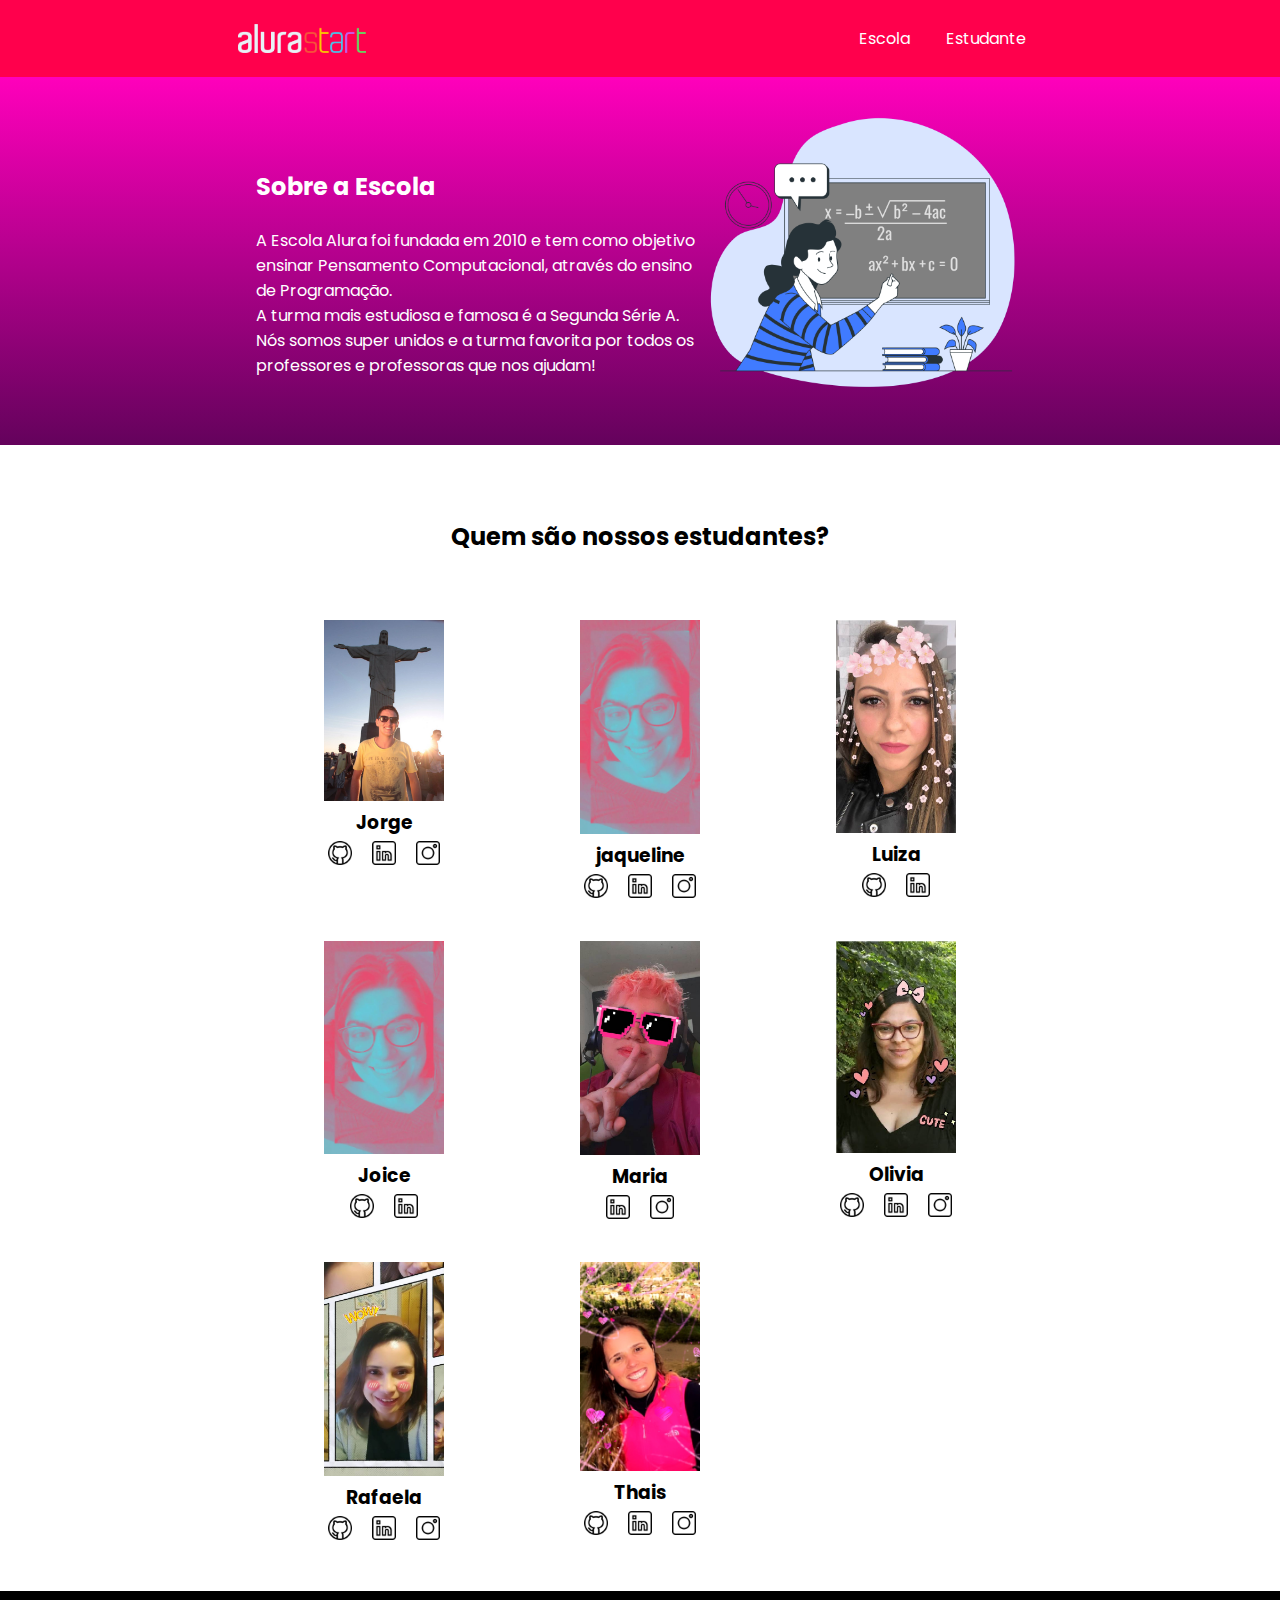
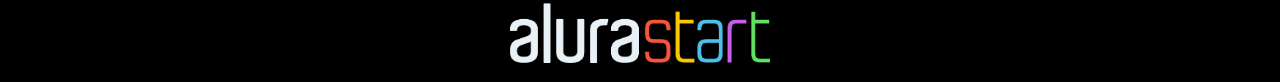
<file: index.html>
<!DOCTYPE html>
<html lang="en">
<head>
    <meta charset="UTF-8">
    <meta http-equiv="X-UA-Compatible" content="IE=edge">
    <meta name="viewport" content="width=device-width, initial-scale=1.0">
    <title>Equipe Alura Start</title>
    <link rel="stylesheet" href="style.css">
    <link rel="preconnect" href="https://fonts.googleapis.com">
    <link rel="preconnect" href="https://fonts.gstatic.com" crossorigin>
    <link href="https://fonts.googleapis.com/css2?family=Poppins&display=swap" rel="stylesheet">
</head>
<body>
    <header class="cabecalho">
        <img class="cabecalho-imagem" src="alurastart logo.png" alt="logo da alura start">
        <ul class="cabecalho-lista">
            <li class="cabecalho-lista-item">Escola</li>
            <li class="cabecalho-lista-item">Estudante</li>
        </ul>
    </header>
    <section class="escola">
        <div class="escola-div-conteudo">
            <h2 class="escola-titulo">Sobre a Escola</h2>
            <p class="escola-texto-um">A Escola Alura foi fundada em 2010 e tem como objetivo ensinar Pensamento Computacional, através do ensino de  Programação.</p>
            <p class="escola-texto-dois">A turma mais estudiosa e famosa é a Segunda Série A. Nós somos super unidos e a turma favorita por todos os professores e professoras que nos ajudam!</p>
        </div>
        <img class="escola-imagem" src="Formula-bro.png" alt="imagem que representa uma professora em sala de aula">
    </section>
    <section class="estudante">
        <h2 class="estudante-titulo">Quem são nossos estudantes?</h2>
        <div class="estudante-todos">
        <span></span>
        <div class="estudante-div">
            <img class="estudante-imagem" src="Jorge.jpg" alt="foto do Jorge">
            <h3 class="estudante-nome">Jorge</h3>
            <a href="https://github.com/marcelopaludetto"><img class="estudante-icone" src="github.png" alt="icone github"></a>
            <a href="https://linkedin.com/marcelopaludetto"><img class="estudante-icone" src="linkedin.png" alt="icone linkedin"></a>
            <a href="https://instagram.com/jorgeenge"><img class="estudante-icone" src="instagram.png" alt="icone instagram"></a>
        </div>
        <div class="estudante-div">
            <img class="estudante-imagem" src="Joice.jpg" alt="foto da gabi">
            <h3 class="estudante-nome">jaqueline</h3>
            <a href="https://github.com/s.jaqueline26"><img class="estudante-icone" src="github.png" alt="icone github"></a>
            <a href="https://www.linkedin.com"><img class="estudante-icone" src="linkedin.png" alt="icone linkedin"></a>
            <a href="https://www.instagram.com/jaqueline_santossilva26"><img class="estudante-icone" src="instagram.png" alt="icone instagram"></a>
        </div>
        <div class="estudante-div">
            <img class="estudante-imagem" src="Liz.jpg" alt="foto da lizandra">
            <h3 class="estudante-nome">Luiza</h3>
            <a href="https://github.com/s.jaqueline26"><img class="estudante-icone" src="github.png" alt="icone github"></a>
            <a href="https://www.linkedin.com"><img class="estudante-icone" src="linkedin.png" alt="icone linkedin"></a>
            <a href="https://www.instagram.com/jaqueline_santossilva26><img class="estudante-icone" src="instagram.png" alt="icone instagram"></a>
        </div>
        <span></span>
        <span></span>
        <div class="estudante-div">
            <img class="estudante-imagem" src="Joice.jpg" alt="foto da joice">
            <h3 class="estudante-nome">Joice</h3>
            <a href="https://github.com/LucasBRtavares"><img class="estudante-icone" src="github.png" alt="icone github"></a>
            <a href="https://www.linkedin.com"><img class="estudante-icone" src="linkedin.png" alt="icone linkedin"></a>
            <a href="https://www.instagram.com/s.jaqueline_santossilva26><img class="estudante-icone" src="instagram.png" alt="icone instagram"></a>
        </div>
        <div class="estudante-div">
            <img class="estudante-imagem" src="Maria.jpg" alt="foto da maria">
            <h3 class="estudante-nome">Maria</h3>
            <a href="https://github.com/s.jaqueline26><img class="estudante-icone" src="github.png" alt="icone github"></a>
            <a href="https://www.linkedin.com"><img class="estudante-icone" src="linkedin.png" alt="icone linkedin"></a>
            <a href="https://www.instagram.com/s.jaqueline_santossilva26"><img class="estudante-icone" src="instagram.png" alt="icone instagram"></a>
        </div>
        <div class="estudante-div">
            <img class="estudante-imagem" src="Olivia.jpg" alt="foto da olhe">
            <h3 class="estudante-nome">Olivia</h3>
            <img class="estudante-icone" src="github.png" alt="icone github">
            <a href="https://www.linkedin.com"><img class="estudante-icone" src="linkedin.png" alt="icone linkedin"></a>
            <a href="https://github.com/LucasBRtavares"><img class="estudante-icone" src="instagram.png" alt="icone instagram"></a>
        </div>
        <span></span>
        <span></span>
        <div class="estudante-div">
            <img class="estudante-imagem" src="Rafa.jpg" alt="foto da rafa">
            <h3 class="estudante-nome">Rafaela</h3>
            <a href="https://github.com/rafaelamunhoz12"><img class="estudante-icone" src="github.png" alt="icone github"></a>
            <a href="http://linkedin.com/in/rafaela-felix-munhoz-oliveira-02160a10a"><img class="estudante-icone" src="linkedin.png" alt="icone linkedin"></a>
            <a href="https://www.instagram.com/rafafmo/"><img class="estudante-icone" src="instagram.png" alt="icone instagram"></a>
        </div>
        <div class="estudante-div">
            <img class="estudante-imagem" src="Thais.jpg" alt="foto da thais">
            <h3 class="estudante-nome">Thais</h3>
            <a href="https://github.com/Thaispianucci"><img class="estudante-icone" src="github.png" alt="icone github"></a>
            <a href="https://www.linkedin.com/in/thais-pianucci-benedicto-54a9a416/"><img class="estudante-icone" src="linkedin.png" alt="icone linkedin"></a>
            <a href="https://www.instagram.com/thaispianucci/"><img class="estudante-icone" src="instagram.png" alt="icone instagram"></a>
        </div>

    </div>
    </section>
    <footer class="rodape">
        <img class="rodape-imagem"src="alurastart logo.png" alt="logo da alura start">
    </footer>
</body>
</html>
</file>
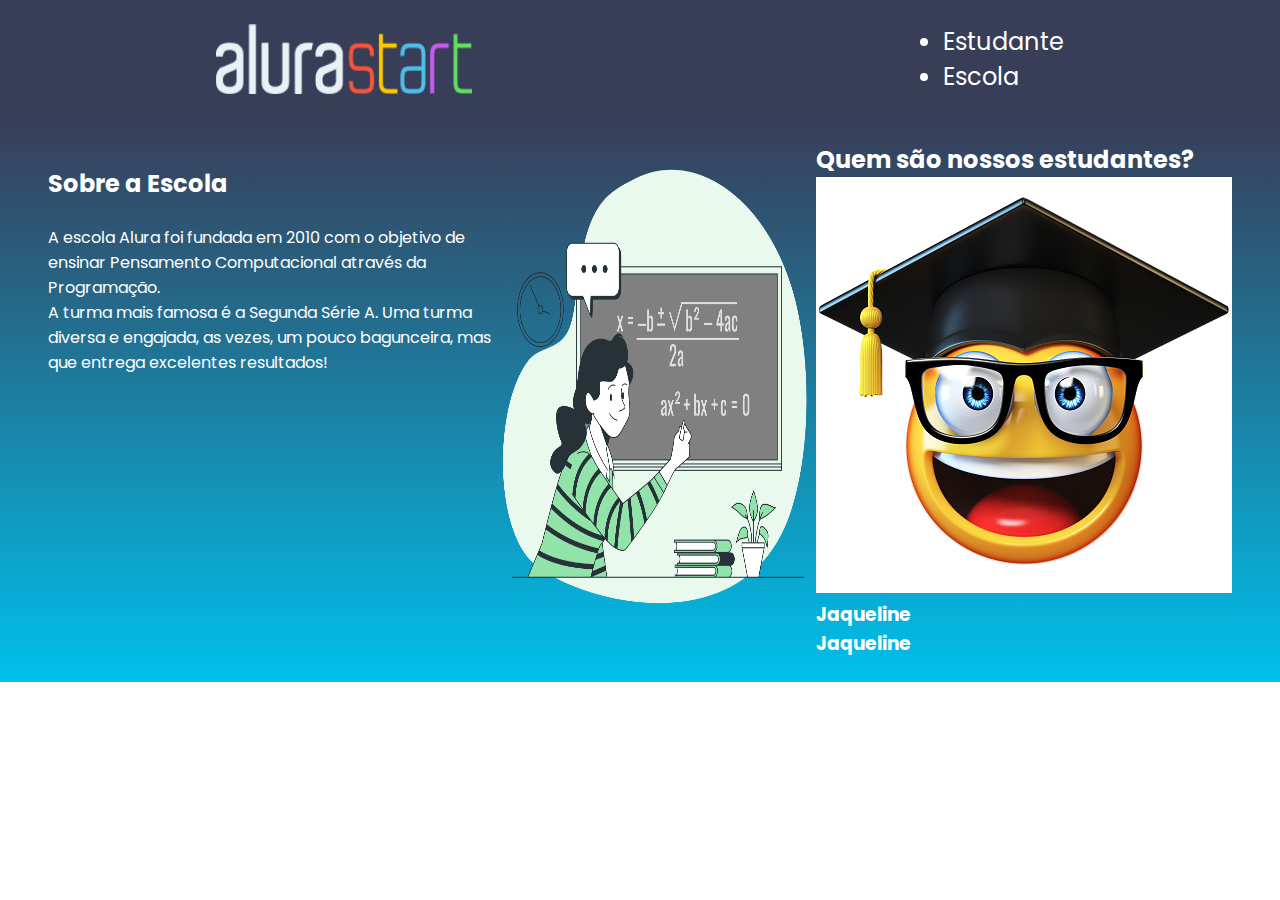
<file: site-escola2-main/index.html>
<!DOCTYPE html>
<html lang="en">
<head>
    <meta charset="UTF-8">
    <meta http-equiv="X-UA-Compatible" content="IE=edge">
    <meta name="viewport" content="width=device-width, initial-scale=1.0">
    <title>Document</title>
<link rel="stylesheet" href="Style.css">
<link rel="preconnect" href="https://fonts.googleapis.com">
<link rel="preconnect" href="https://fonts.gstatic.com" crossorigin>
<link href="https://fonts.googleapis.com/css2?family=Poppins:wght@200;400;700&display=swap" rel="stylesheet">
</head>
<body>
    <header class="cabecalho">
        <img class="cabecalho-imagem" src="Img/alurastart logo 1.png" alt="">
    <ul class=”cabecalho-lista-item”>
        <li class=”cabecalho-lista-item”>Estudante</li>
        <li class=”cabecalho-lista-item”>Escola</li>
        </ul></header>
<section class="escola" >
    <div class="escola-conteudo" >
            <h2 class="escola-titulo" >Sobre a Escola</h2>
            <p class=”escola-texto-um”> A escola Alura foi fundada em 2010 com o objetivo de ensinar Pensamento Computacional através da Programação.</p>
            <p class=”escola-texto-dois”> A turma mais famosa é a Segunda Série A. Uma turma diversa e engajada, as vezes, um pouco bagunceira, mas
que entrega excelentes resultados!</p> </div>
<img class="escola-imagem" src="Img/Formula-bro.png" alt=""> <section>
    <section class="estudante"></section>
       <h2 class="Estudante titilo">Quem são nossos estudantes?</h2>
        <img class="estudante-imagem" src="Img/estudante.jpg" alt="foto do estudante">
        <h3>Jaqueline</h3>
        <h3 class="estudante-nome">Jaqueline</h3>
        

</body>
</html>
</file>
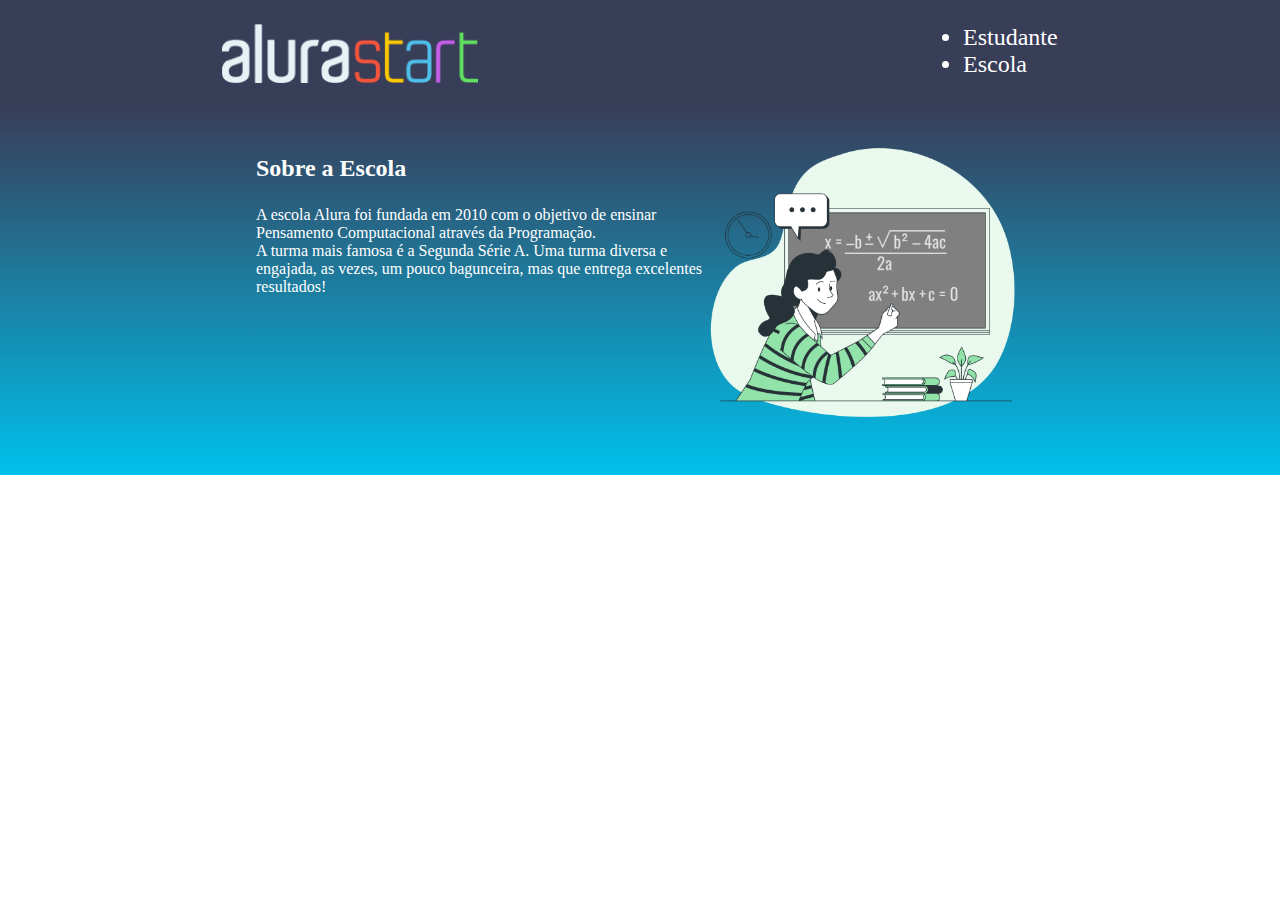
<file: site-escola2-main/site-escola2-main/index.html>
<!DOCTYPE html>
<html lang="en">
<head>
    <meta charset="UTF-8">
    <meta http-equiv="X-UA-Compatible" content="IE=edge">
    <meta name="viewport" content="width=device-width, initial-scale=1.0">
    <title>Document</title>
<link rel="stylesheet" href="Style.css">

</head>
<body>
    <header class="cabecalho">
        <img class="cabecalho-imagem" src="Img/alurastart logo 1.png" alt="">
    <ul class=”cabecalho-lista-item”>
        <li class=”cabecalho-lista-item”>Estudante</li>
        <li class=”cabecalho-lista-item”>Escola</li>
        </ul></header>
<section class="escola" >
    <div class="escola-conteudo" >
            <h2 class="escola-titulo" >Sobre a Escola</h2>
            <p class=”escola-texto-um”> A escola Alura foi fundada em 2010 com o objetivo de ensinar Pensamento Computacional através da Programação.</p>
            <p class=”escola-texto-dois”> A turma mais famosa é a Segunda Série A. Uma turma diversa e engajada, as vezes, um pouco bagunceira, mas
que entrega excelentes resultados!</p> </div>
<img class="escola-imagem" src="Img/Formula-bro.png" alt=""> <section>

</body>
</html>
</file>
<file: style.css>
*{
    margin: 0;
    padding: 0;
}
body {
    font-family: 'Poppins', sans-serif;
}
.cabecalho {
    background-color: #ff004c;
    color: white;
    display: flex;
    justify-content: space-around;
    align-items: center;
    padding: 24px 0;
}

.cabecalho-imagem{
    width: 10%;
}

.cabecalho-lista-item{
    display: inline-block;
    margin: 0 16px;
    font-size: 16px;
}

.escola-imagem{
    width: 25%;
}

.escola{
    background-image: linear-gradient(#ff00bb,#64025c);
    color:white;
    display: flex;
    justify-content: center;
    align-items: center;
    padding: 24px 0;
}

.escola-div-conteudo{
    width: 35%;
}


.escola-titulo{
    padding: 24px 0;
}

.estudante{
    padding: 24px 0;
}
.estudante-imagem{
    width: 120px;
}

.estudante-icone{
    width: 24px;
    padding: 4px 8px;
}

.estudante-div{
    text-align: center;
    padding: 16px 0;
}

.estudante-titulo{
    text-align: center;
    padding: 50px 0;
}

.estudante-todos{
    display: grid;
    grid-template-columns: 20% 20% 20% 20% 20%;
}

.rodape{
    background-color: black;
    text-align: center;
}

.rodape-imagem{
    height: 60px;
    padding: 12px 0;
   
}
</file>
<file: site-escola2-main/Style.css>
.cabecalho {
    background-color: #383D58;
    color: white;
    display: flex;
    justify-content: space-around;
    padding: 24px 0; font-size: 24px;
    }
    body{font-family: 'Poppins', sans-serif;}
    .cabecalho-imagem{ width: 20%;
    }
    .cabecalho-lista-item{display: inline;margin: 0 16px;
    }* {
        margin: 0;
        padding:}
  .escola-imagem {width:25%;} 
  .escola {
    background-image: linear-gradient(#383D58,#00c0eb);
    color: white;
    display:flex; 
    justify-content: center;
    padding: 24px 0;} 
    .escola-titulo {
        padding: 24px 0;
        }
    .escola-conteudo{width: 35%;
        }
        .estudante-imagens{
            width: 120px;
        }
</file>
<file: site-escola2-main/site-escola2-main/Style.css>
.cabecalho {
    background-color: #383D58;
    color: white;
    display: flex;
    justify-content: space-around;
    padding: 24px 0; font-size: 24px;
    }
    .cabecalho-imagem{ width: 20%;
    }
    .cabecalho-lista-item{display: inline;margin: 0 16px;
    }* {
        margin: 0;
        padding:}
  .escola-imagem {width:25%;} 
  .escola {
    background-image: linear-gradient(#383D58,#00c0eb);
    color: white;
    display:flex; 
    justify-content: center;
    padding: 24px 0;} 
    .escola-titulo {
        padding: 24px 0;
        }
    .escola-conteudo{width: 35%;
        }
</file>
